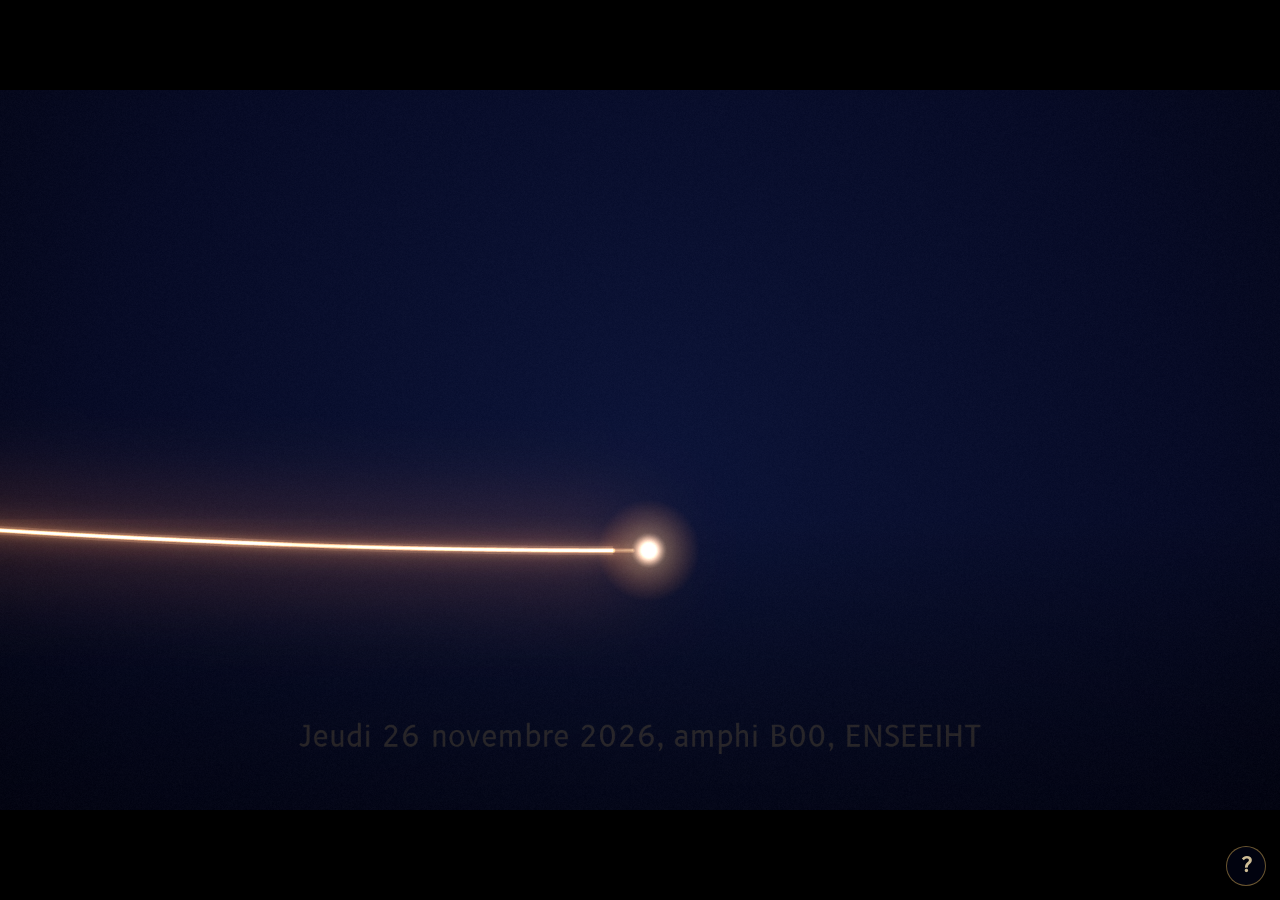
<file: index.html>
<!doctype html>
<html lang="fr">
<head>
<meta charset="utf-8">
<meta name="viewport" content="width=device-width, initial-scale=1">
<title>Le fil · Genius N7</title>
<style>
  :root { --nuit: #04061a; }
  html, body {
    margin: 0; height: 100%; overflow: hidden;
    background: #000; cursor: none;
    -webkit-user-select: none; user-select: none;
    /* sur téléphone : pas de zoom au double toucher (deux touchers rapides = deux moments),
       pas de « tirer pour recharger », pas de reflet gris au toucher */
    touch-action: manipulation; overscroll-behavior: none;
    -webkit-tap-highlight-color: transparent;
  }
  #scene {
    position: absolute; left: 50%; top: 50%;
    width: min(100vw, calc(100vh * 16 / 9));
    height: min(100vh, calc(100vw * 9 / 16));
    /* sur téléphone, la hauteur vraiment visible (barre d'adresse déduite), si le navigateur la connaît */
    width: min(100vw, calc(100dvh * 16 / 9));
    height: min(100dvh, calc(100vw * 9 / 16));
    transform: translate(-50%, -50%);
    display: block; background: var(--nuit);
  }
  /* Aide : un petit « ? » en bas à droite, et la liste des commandes (touche H, ou toucher le « ? »).
     Sur ordinateur, le « ? » s'efface après quelques secondes pour ne pas rester sur le projecteur. */
  #aide-bouton {
    position: fixed; right: max(14px, env(safe-area-inset-right, 0px)); bottom: max(14px, env(safe-area-inset-bottom, 0px));
    width: 40px; height: 40px; border-radius: 50%; border: 1px solid rgba(226, 180, 90, .55);
    background: rgba(4, 6, 26, .72); color: #f3dfb0; font: 600 20px/1 "B612 Fil", "Segoe UI", system-ui, sans-serif;
    cursor: pointer; opacity: .85; transition: opacity .8s; z-index: 2; padding: 0;
  }
  #aide-bouton.efface { opacity: 0; pointer-events: none; }
  #aide-bouton:focus-visible { outline: 2px solid #e2b45a; outline-offset: 3px; }
  #aide {
    position: fixed; right: max(14px, env(safe-area-inset-right, 0px)); bottom: max(64px, calc(env(safe-area-inset-bottom, 0px) + 64px));
    max-width: min(420px, calc(100vw - 28px)); max-height: calc(100dvh - 90px); overflow: auto; box-sizing: border-box;
    padding: 16px 18px; border-radius: 10px; border: 1px solid rgba(226, 180, 90, .45);
    background: rgba(4, 6, 26, .92); color: #efe6d2; cursor: auto; z-index: 2;
    font: 15px/1.45 "B612 Fil", "Segoe UI", system-ui, sans-serif;
  }
  #aide h2 { margin: 0 0 8px; font-size: 13px; letter-spacing: .12em; text-transform: uppercase; color: #e2b45a; font-weight: 600; }
  #aide dl { margin: 0; display: grid; grid-template-columns: auto 1fr; gap: 6px 14px; }
  #aide dt { color: #e2b45a; white-space: nowrap; }
  #aide dd { margin: 0; }
  #aide p { margin: 10px 0 0; color: #b9ae96; font-size: 13px; }
</style>
</head>
<body>
<canvas id="scene" width="1920" height="1080"></canvas>
<button id="aide-bouton" type="button" data-aide aria-controls="aide" aria-expanded="false" title="Commandes (touche H)">?</button>
<div id="aide" data-aide role="dialog" aria-label="Commandes de l'écran" hidden>
  <h2>Commandes</h2>
  <dl>
    <dt>→ ou Espace</dt><dd>moment suivant</dd>
    <dt>←</dt><dd>moment précédent</dd>
    <dt>1 à 5</dt><dd>aller à un moment : 1 attente, 2 Tristan Vincent, 3 Thibaut Lucas, 4 troisième guest, 5 apéro</dd>
    <dt>F</dt><dd>plein écran (F ou Échap pour sortir)</dd>
    <dt>Téléphone</dt><dd>toucher à droite pour avancer, à gauche pour revenir</dd>
    <dt>H</dt><dd>afficher ou masquer cette aide</dd>
  </dl>
  <p>L'attente se joue une fois, jusqu'au titre et à la date, puis l'écran reste posé sur le titre, aussi longtemps qu'il le faut. Chaque appui lance ensuite tout le moment suivant, qui se déroule seul.</p>
</div>
<script src="reglages.js"></script>
<script src="js/donnees.js"></script>
<script src="js/police.js"></script>
<script src="js/fil.js"></script>
<script>
(function () {
  // Aide : touche H (ou ?) pour afficher ou masquer ; le « ? » reste visible sur téléphone,
  // et s'efface après 8 secondes sur ordinateur. index.html?aide=0 la retire complètement.
  var q = new URLSearchParams(location.search);
  var bouton = document.getElementById('aide-bouton'), aide = document.getElementById('aide');
  if (q.get('aide') === '0' || q.has('t')) { bouton.hidden = true; return; }
  var tactile = window.matchMedia && matchMedia('(pointer: coarse)').matches;
  var minuterie = null;
  function montreBouton() {
    bouton.classList.remove('efface');
    clearTimeout(minuterie);
    if (!tactile && aide.hidden) minuterie = setTimeout(function () { bouton.classList.add('efface'); }, 8000);
  }
  function bascule(ouvrir) {
    aide.hidden = !ouvrir;
    bouton.setAttribute('aria-expanded', String(ouvrir));
    montreBouton();
  }
  bouton.addEventListener('click', function (e) { e.stopPropagation(); bascule(aide.hidden); bouton.blur(); });
  window.addEventListener('keydown', function (e) {
    if (e.repeat || e.ctrlKey || e.metaKey || e.altKey) return;
    if (e.key === 'h' || e.key === 'H' || e.key === '?') bascule(aide.hidden);
    else if (e.key === 'Escape' && !aide.hidden) bascule(false);
  });
  montreBouton();
})();
</script>
</body>
</html>
</file>
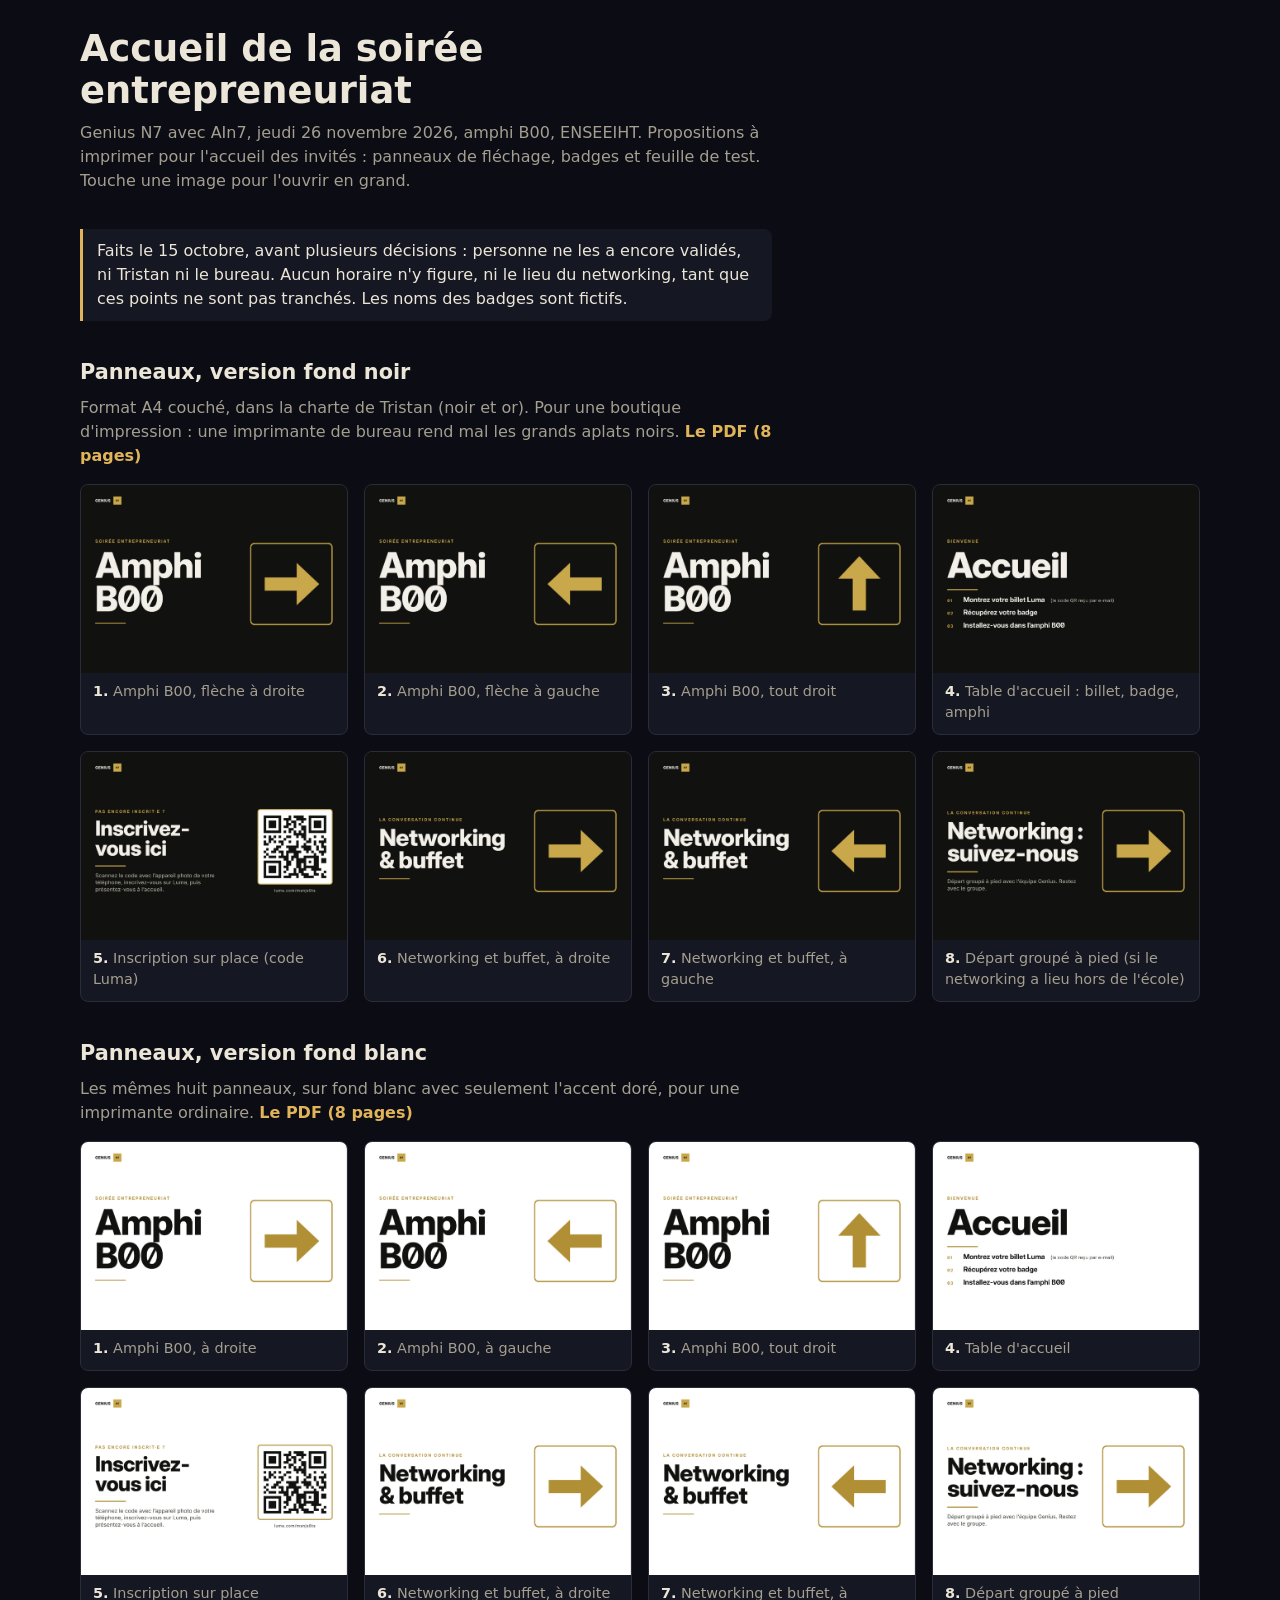
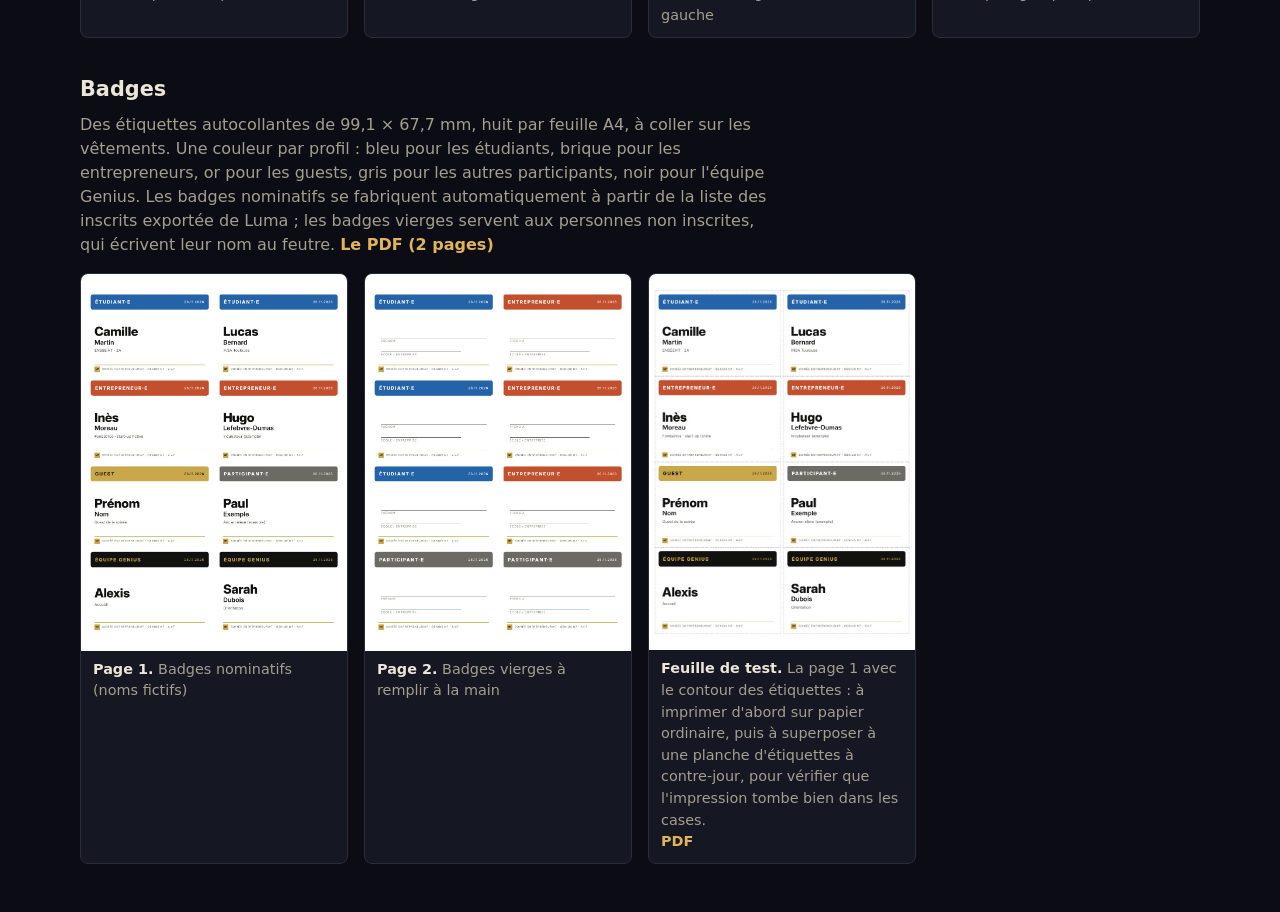
<file: accueil/index.html>
<!doctype html>
<html lang="fr">
<head>
<meta charset="utf-8">
<meta name="viewport" content="width=device-width, initial-scale=1, viewport-fit=cover">
<title>Accueil Genius N7</title>
<style>
  :root {
    --fond: #0b0c14; --carte: #151722; --trait: #2a2c3a; --texte: #ece6d8; --doux: #a59f90; --or: #e2b45a;
    color-scheme: dark;
  }
  * { box-sizing: border-box; }
  body {
    margin: 0; background: var(--fond); color: var(--texte);
    font: 16px/1.5 "Segoe UI", system-ui, -apple-system, sans-serif;
    padding-left: max(16px, env(safe-area-inset-left, 0px)); padding-right: max(16px, env(safe-area-inset-right, 0px));
    padding-block: 28px 48px;
  }
  main { max-width: 1120px; margin: 0 auto; display: grid; gap: 36px; }
  header, section > .intro { display: grid; gap: 8px; max-width: 68ch; }
  h1 { margin: 0; font-size: clamp(1.6rem, 4vw, 2.3rem); line-height: 1.15; text-wrap: balance; }
  h2 { margin: 0; font-size: 1.3rem; }
  p { margin: 0; color: var(--doux); }
  section { display: grid; gap: 16px; }
  .grille { display: grid; grid-template-columns: repeat(auto-fill, minmax(260px, 1fr)); gap: 16px; }
  .grille.portrait { grid-template-columns: repeat(auto-fill, minmax(220px, 1fr)); }
  figure { margin: 0; background: var(--carte); border: 1px solid var(--trait); border-radius: 8px; overflow: hidden; min-width: 0; }
  figure a { display: block; }
  figure img { display: block; width: 100%; max-width: 100%; height: auto; background: #000; }
  figcaption { padding: 8px 12px 10px; font-size: .9rem; color: var(--doux); }
  figcaption b { color: var(--texte); font-weight: 600; }
  .pdf { color: var(--or); text-decoration: none; font-weight: 600; }
  .pdf:hover { text-decoration: underline; }
  .avert { border-left: 3px solid var(--or); padding: 10px 14px; background: var(--carte); border-radius: 0 8px 8px 0; max-width: 68ch; }
  .avert p { color: var(--texte); }
</style>
</head>
<body>
<main>
  <header>
    <h1>Accueil de la soirée entrepreneuriat</h1>
    <p>Genius N7 avec AIn7, jeudi 26 novembre 2026, amphi B00, ENSEEIHT. Propositions à imprimer pour l'accueil des invités : panneaux de fléchage, badges et feuille de test. Touche une image pour l'ouvrir en grand.</p>
  </header>

  <div class="avert"><p>Faits le 15 octobre, avant plusieurs décisions : personne ne les a encore validés, ni Tristan ni le bureau. Aucun horaire n'y figure, ni le lieu du networking, tant que ces points ne sont pas tranchés. Les noms des badges sont fictifs.</p></div>

  <section>
    <div class="intro">
      <h2>Panneaux, version fond noir</h2>
      <p>Format A4 couché, dans la charte de Tristan (noir et or). Pour une boutique d'impression : une imprimante de bureau rend mal les grands aplats noirs. <a class="pdf" href="panneaux_A4_paysage_sombre.pdf">Le PDF (8 pages)</a></p>
    </div>
    <div class="grille">
      <figure><a href="sombre-1.jpg"><img src="sombre-1.jpg" alt="Panneau Amphi B00, flèche vers la droite" loading="lazy"></a><figcaption><b>1.</b> Amphi B00, flèche à droite</figcaption></figure>
      <figure><a href="sombre-2.jpg"><img src="sombre-2.jpg" alt="Panneau Amphi B00, flèche vers la gauche" loading="lazy"></a><figcaption><b>2.</b> Amphi B00, flèche à gauche</figcaption></figure>
      <figure><a href="sombre-3.jpg"><img src="sombre-3.jpg" alt="Panneau Amphi B00, tout droit" loading="lazy"></a><figcaption><b>3.</b> Amphi B00, tout droit</figcaption></figure>
      <figure><a href="sombre-4.jpg"><img src="sombre-4.jpg" alt="Panneau Accueil avec les trois étapes" loading="lazy"></a><figcaption><b>4.</b> Table d'accueil : billet, badge, amphi</figcaption></figure>
      <figure><a href="sombre-5.jpg"><img src="sombre-5.jpg" alt="Panneau Inscrivez-vous ici avec le code QR Luma" loading="lazy"></a><figcaption><b>5.</b> Inscription sur place (code Luma)</figcaption></figure>
      <figure><a href="sombre-6.jpg"><img src="sombre-6.jpg" alt="Panneau Networking et buffet, flèche à droite" loading="lazy"></a><figcaption><b>6.</b> Networking et buffet, à droite</figcaption></figure>
      <figure><a href="sombre-7.jpg"><img src="sombre-7.jpg" alt="Panneau Networking et buffet, flèche à gauche" loading="lazy"></a><figcaption><b>7.</b> Networking et buffet, à gauche</figcaption></figure>
      <figure><a href="sombre-8.jpg"><img src="sombre-8.jpg" alt="Panneau Networking, suivez-nous" loading="lazy"></a><figcaption><b>8.</b> Départ groupé à pied (si le networking a lieu hors de l'école)</figcaption></figure>
    </div>
  </section>

  <section>
    <div class="intro">
      <h2>Panneaux, version fond blanc</h2>
      <p>Les mêmes huit panneaux, sur fond blanc avec seulement l'accent doré, pour une imprimante ordinaire. <a class="pdf" href="panneaux_A4_paysage_blanc.pdf">Le PDF (8 pages)</a></p>
    </div>
    <div class="grille">
      <figure><a href="blanc-1.jpg"><img src="blanc-1.jpg" alt="Panneau Amphi B00 fond blanc, droite" loading="lazy"></a><figcaption><b>1.</b> Amphi B00, à droite</figcaption></figure>
      <figure><a href="blanc-2.jpg"><img src="blanc-2.jpg" alt="Panneau Amphi B00 fond blanc, gauche" loading="lazy"></a><figcaption><b>2.</b> Amphi B00, à gauche</figcaption></figure>
      <figure><a href="blanc-3.jpg"><img src="blanc-3.jpg" alt="Panneau Amphi B00 fond blanc, tout droit" loading="lazy"></a><figcaption><b>3.</b> Amphi B00, tout droit</figcaption></figure>
      <figure><a href="blanc-4.jpg"><img src="blanc-4.jpg" alt="Panneau Accueil fond blanc" loading="lazy"></a><figcaption><b>4.</b> Table d'accueil</figcaption></figure>
      <figure><a href="blanc-5.jpg"><img src="blanc-5.jpg" alt="Panneau inscription fond blanc" loading="lazy"></a><figcaption><b>5.</b> Inscription sur place</figcaption></figure>
      <figure><a href="blanc-6.jpg"><img src="blanc-6.jpg" alt="Panneau networking fond blanc, droite" loading="lazy"></a><figcaption><b>6.</b> Networking et buffet, à droite</figcaption></figure>
      <figure><a href="blanc-7.jpg"><img src="blanc-7.jpg" alt="Panneau networking fond blanc, gauche" loading="lazy"></a><figcaption><b>7.</b> Networking et buffet, à gauche</figcaption></figure>
      <figure><a href="blanc-8.jpg"><img src="blanc-8.jpg" alt="Panneau suivez-nous fond blanc" loading="lazy"></a><figcaption><b>8.</b> Départ groupé à pied</figcaption></figure>
    </div>
  </section>

  <section>
    <div class="intro">
      <h2>Badges</h2>
      <p>Des étiquettes autocollantes de 99,1 × 67,7 mm, huit par feuille A4, à coller sur les vêtements. Une couleur par profil : bleu pour les étudiants, brique pour les entrepreneurs, or pour les guests, gris pour les autres participants, noir pour l'équipe Genius. Les badges nominatifs se fabriquent automatiquement à partir de la liste des inscrits exportée de Luma ; les badges vierges servent aux personnes non inscrites, qui écrivent leur nom au feutre. <a class="pdf" href="planche_badges_A4.pdf">Le PDF (2 pages)</a></p>
    </div>
    <div class="grille portrait">
      <figure><a href="badges-1.jpg"><img src="badges-1.jpg" alt="Planche de badges nominatifs d'exemple" loading="lazy"></a><figcaption><b>Page 1.</b> Badges nominatifs (noms fictifs)</figcaption></figure>
      <figure><a href="badges-2.jpg"><img src="badges-2.jpg" alt="Planche de badges vierges" loading="lazy"></a><figcaption><b>Page 2.</b> Badges vierges à remplir à la main</figcaption></figure>
      <figure><a href="test-1.jpg"><img src="test-1.jpg" alt="Feuille de test d'alignement" loading="lazy"></a><figcaption><b>Feuille de test.</b> La page 1 avec le contour des étiquettes : à imprimer d'abord sur papier ordinaire, puis à superposer à une planche d'étiquettes à contre-jour, pour vérifier que l'impression tombe bien dans les cases. <a class="pdf" href="feuille_test_alignement.pdf">PDF</a></figcaption></figure>
    </div>
  </section>
</main>
</body>
</html>
</file>
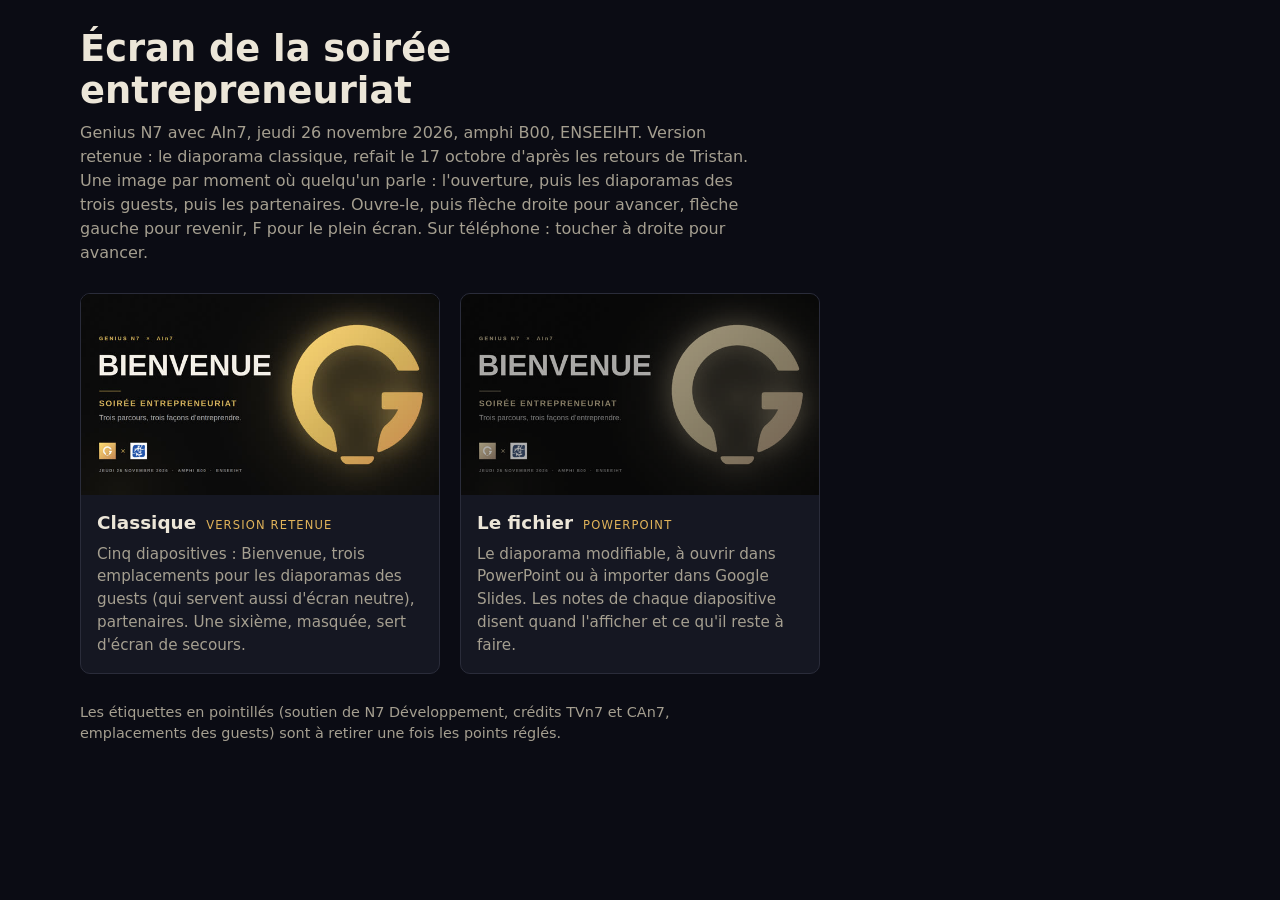
<file: alternatives/index.html>
<!doctype html>
<html lang="fr">
<head>
<meta charset="utf-8">
<meta name="viewport" content="width=device-width, initial-scale=1, viewport-fit=cover">
<title>Écran Genius N7</title>
<style>
  :root {
    --fond: #0b0c14; --carte: #151722; --trait: #2a2c3a; --texte: #ece6d8; --doux: #a59f90; --or: #e2b45a;
    color-scheme: dark;
  }
  * { box-sizing: border-box; }
  body {
    margin: 0; background: var(--fond); color: var(--texte);
    font: 16px/1.5 "Segoe UI", system-ui, -apple-system, sans-serif;
    padding-left: max(16px, env(safe-area-inset-left, 0px)); padding-right: max(16px, env(safe-area-inset-right, 0px));
    padding-block: 28px 48px;
  }
  main { max-width: 1120px; margin: 0 auto; display: grid; gap: 28px; }
  header { display: grid; gap: 8px; max-width: 68ch; }
  h1 { margin: 0; font-size: clamp(1.6rem, 4vw, 2.3rem); line-height: 1.15; text-wrap: balance; }
  header p { margin: 0; color: var(--doux); }
  .grille { display: grid; grid-template-columns: repeat(auto-fill, minmax(300px, 1fr)); gap: 20px; }
  a.carte {
    display: grid; grid-template-rows: auto 1fr; background: var(--carte); border: 1px solid var(--trait);
    border-radius: 10px; overflow: hidden; color: inherit; text-decoration: none; min-width: 0;
  }
  a.carte:hover, a.carte:focus-visible { border-color: var(--or); outline: none; }
  a.carte img { display: block; width: 100%; max-width: 100%; aspect-ratio: 16 / 9; object-fit: cover; background: #000; }
  .txt { padding: 14px 16px 16px; display: grid; gap: 6px; align-content: start; }
  .nom { display: flex; flex-wrap: wrap; align-items: baseline; gap: 4px 10px; }
  h2 { margin: 0; font-size: 1.15rem; }
  .etiquette { font-size: .72rem; letter-spacing: .1em; text-transform: uppercase; color: var(--or); }
  .txt p { margin: 0; color: var(--doux); font-size: .95rem; }
  footer { color: var(--doux); font-size: .9rem; max-width: 68ch; }
</style>
</head>
<body>
<main>
  <header>
    <h1>Écran de la soirée entrepreneuriat</h1>
    <p>Genius N7 avec AIn7, jeudi 26 novembre 2026, amphi B00, ENSEEIHT. Version retenue : le diaporama classique, refait le 17 octobre d'après les retours de Tristan. Une image par moment où quelqu'un parle : l'ouverture, puis les diaporamas des trois guests, puis les partenaires. Ouvre-le, puis flèche droite pour avancer, flèche gauche pour revenir, F pour le plein écran. Sur téléphone : toucher à droite pour avancer.</p>
  </header>

  <div class="grille">
    <a class="carte" href="classique/">
      <img src="vignettes/classique.jpg" alt="Diapositive d'ouverture : « Bienvenue », avec le G de Genius allumé" loading="lazy">
      <div class="txt"><div class="nom"><h2>Classique</h2><span class="etiquette">version retenue</span></div>
        <p>Cinq diapositives : Bienvenue, trois emplacements pour les diaporamas des guests (qui servent aussi d'écran neutre), partenaires. Une sixième, masquée, sert d'écran de secours.</p></div>
    </a>
    <a class="carte" href="classique/ecran-soiree.pptx">
      <img src="vignettes/classique.jpg" alt="" loading="lazy" style="filter:grayscale(.6) brightness(.7)">
      <div class="txt"><div class="nom"><h2>Le fichier</h2><span class="etiquette">PowerPoint</span></div>
        <p>Le diaporama modifiable, à ouvrir dans PowerPoint ou à importer dans Google Slides. Les notes de chaque diapositive disent quand l'afficher et ce qu'il reste à faire.</p></div>
    </a>
  </div>

  <footer>Les étiquettes en pointillés (soutien de N7 Développement, crédits TVn7 et CAn7, emplacements des guests) sont à retirer une fois les points réglés.</footer>
</main>
</body>
</html>
</file>
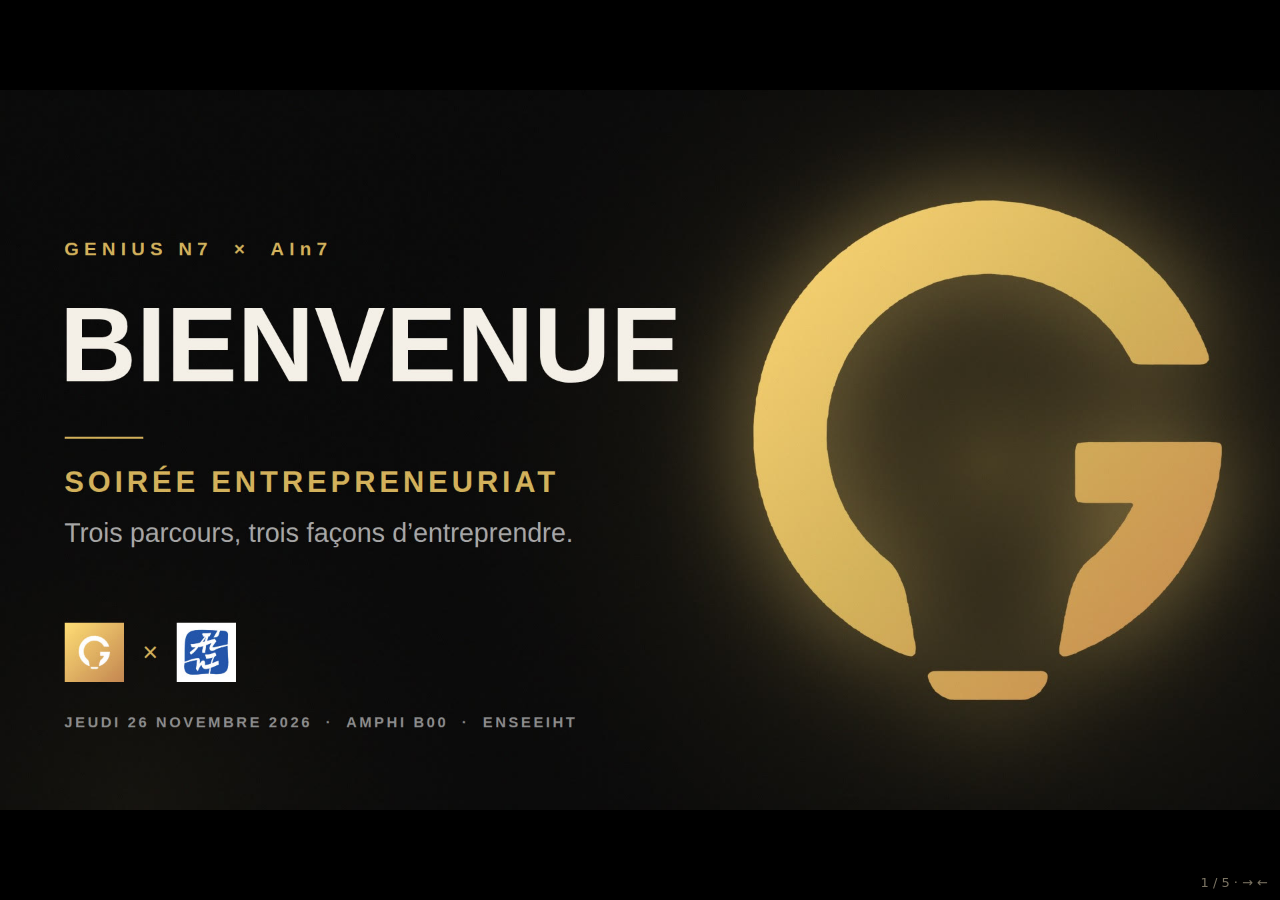
<file: alternatives/classique/index.html>
<!doctype html>
<html lang="fr">
<head>
<meta charset="utf-8">
<meta name="viewport" content="width=device-width, initial-scale=1">
<title>Version classique · Genius N7</title>
<style>
  html, body { margin: 0; height: 100%; overflow: hidden; background: #000; touch-action: manipulation; -webkit-tap-highlight-color: transparent; }
  img { position: absolute; left: 50%; top: 50%; transform: translate(-50%, -50%);
        width: min(100vw, calc(100dvh * 16 / 9)); height: min(100dvh, calc(100vw * 9 / 16)); object-fit: contain; }
  #n { position: fixed; right: 12px; bottom: 10px; font: 13px system-ui, sans-serif; color: #9a917c; opacity: .8; }
</style>
</head>
<body>
<img id="d" src="slide-01.jpg" alt="Diapositive 1">
<div id="n">1 / 5 · → ←</div>
<script>
(function () {
  var N = 5, i = 1, img = document.getElementById('d'), n = document.getElementById('n');
  for (var k = 2; k <= N; k++) { var p = new Image(); p.src = 'slide-' + String(k).padStart(2, '0') + '.jpg'; }
  function va(j) {
    i = Math.max(1, Math.min(N, j));
    img.src = 'slide-' + String(i).padStart(2, '0') + '.jpg'; img.alt = 'Diapositive ' + i;
    n.textContent = i + ' / ' + N + ' · → ←';
  }
  addEventListener('keydown', function (e) {
    if (e.repeat) return;
    if (['ArrowRight', ' ', 'PageDown', 'Enter'].indexOf(e.key) >= 0) { e.preventDefault(); va(i + 1); }
    else if (['ArrowLeft', 'PageUp', 'Backspace'].indexOf(e.key) >= 0) { e.preventDefault(); va(i - 1); }
    else if (e.key === 'f' || e.key === 'F') {
      if (!document.fullscreenElement) document.documentElement.requestFullscreen && document.documentElement.requestFullscreen();
      else document.exitFullscreen && document.exitFullscreen();
    }
  });
  addEventListener('pointerup', function (e) { if (e.pointerType === 'touch') va(e.clientX >= innerWidth / 2 ? i + 1 : i - 1); });
})();
</script>
</body>
</html>
</file>
